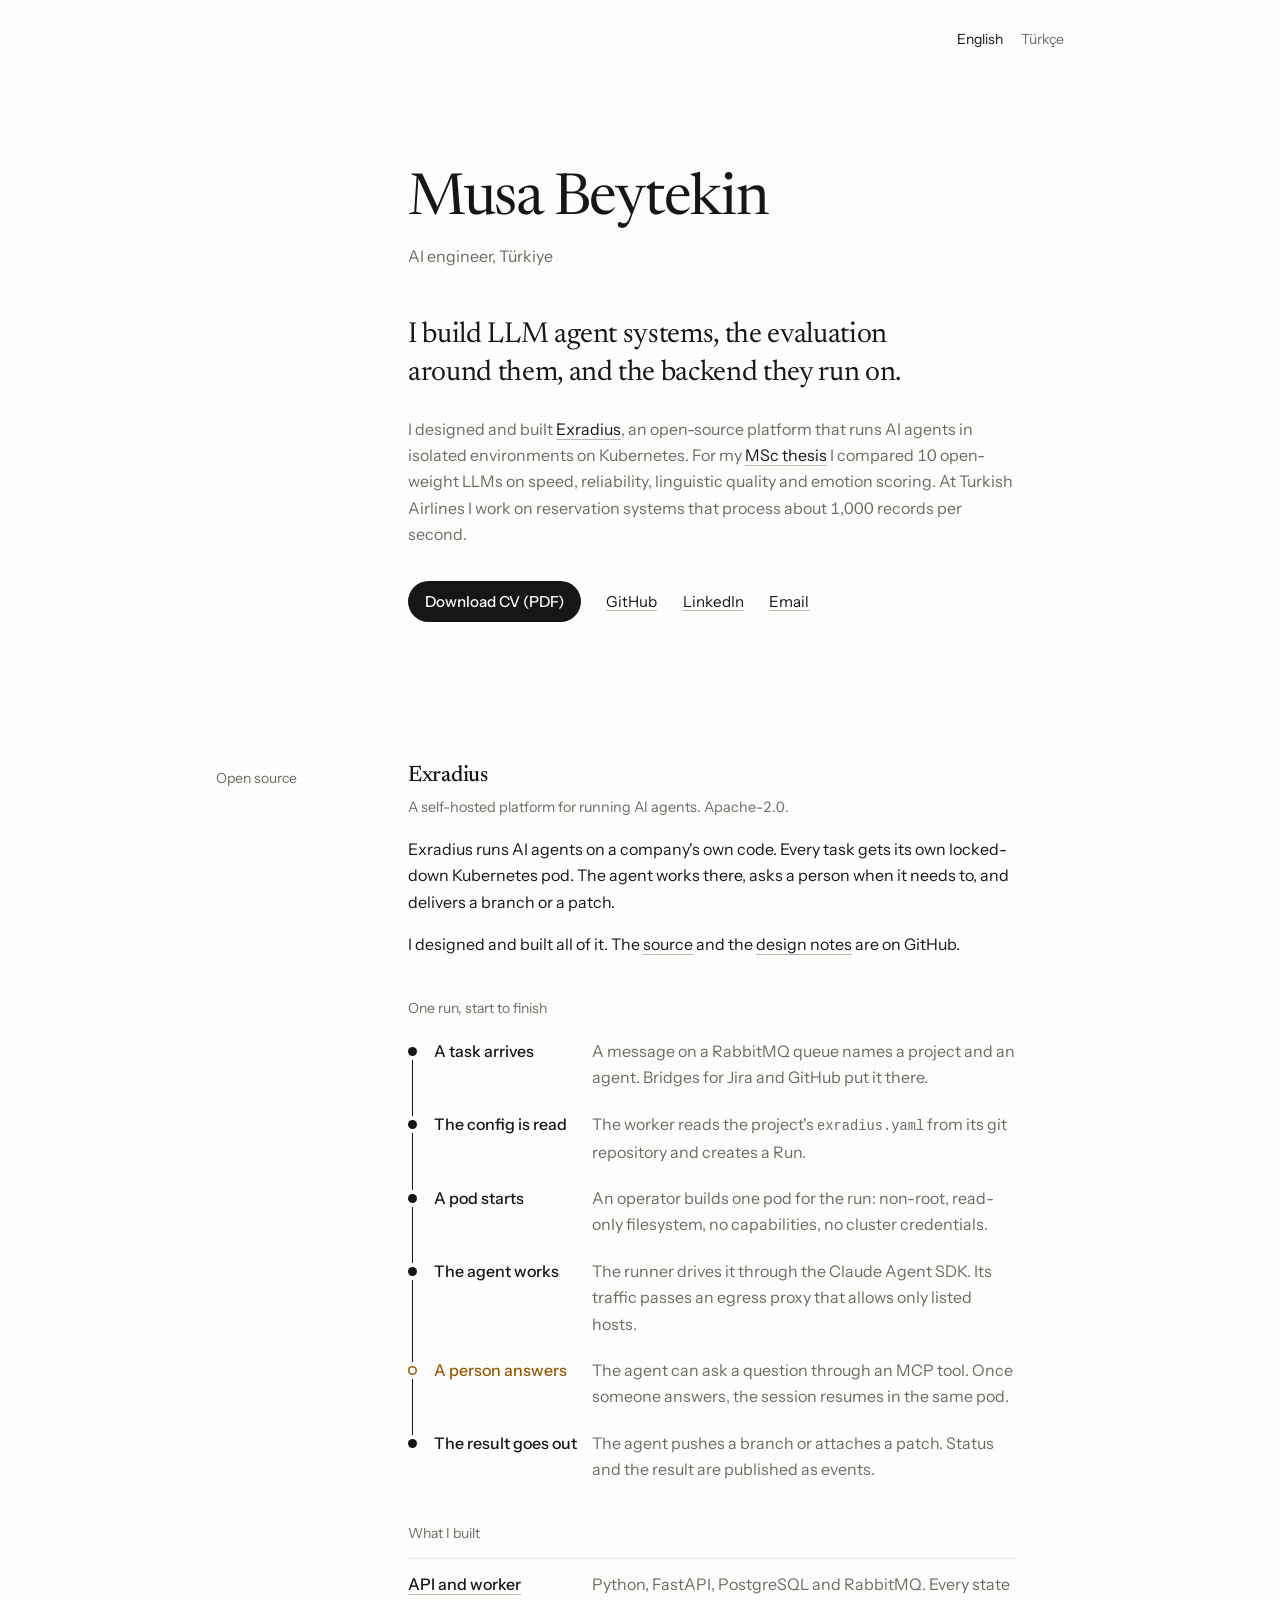
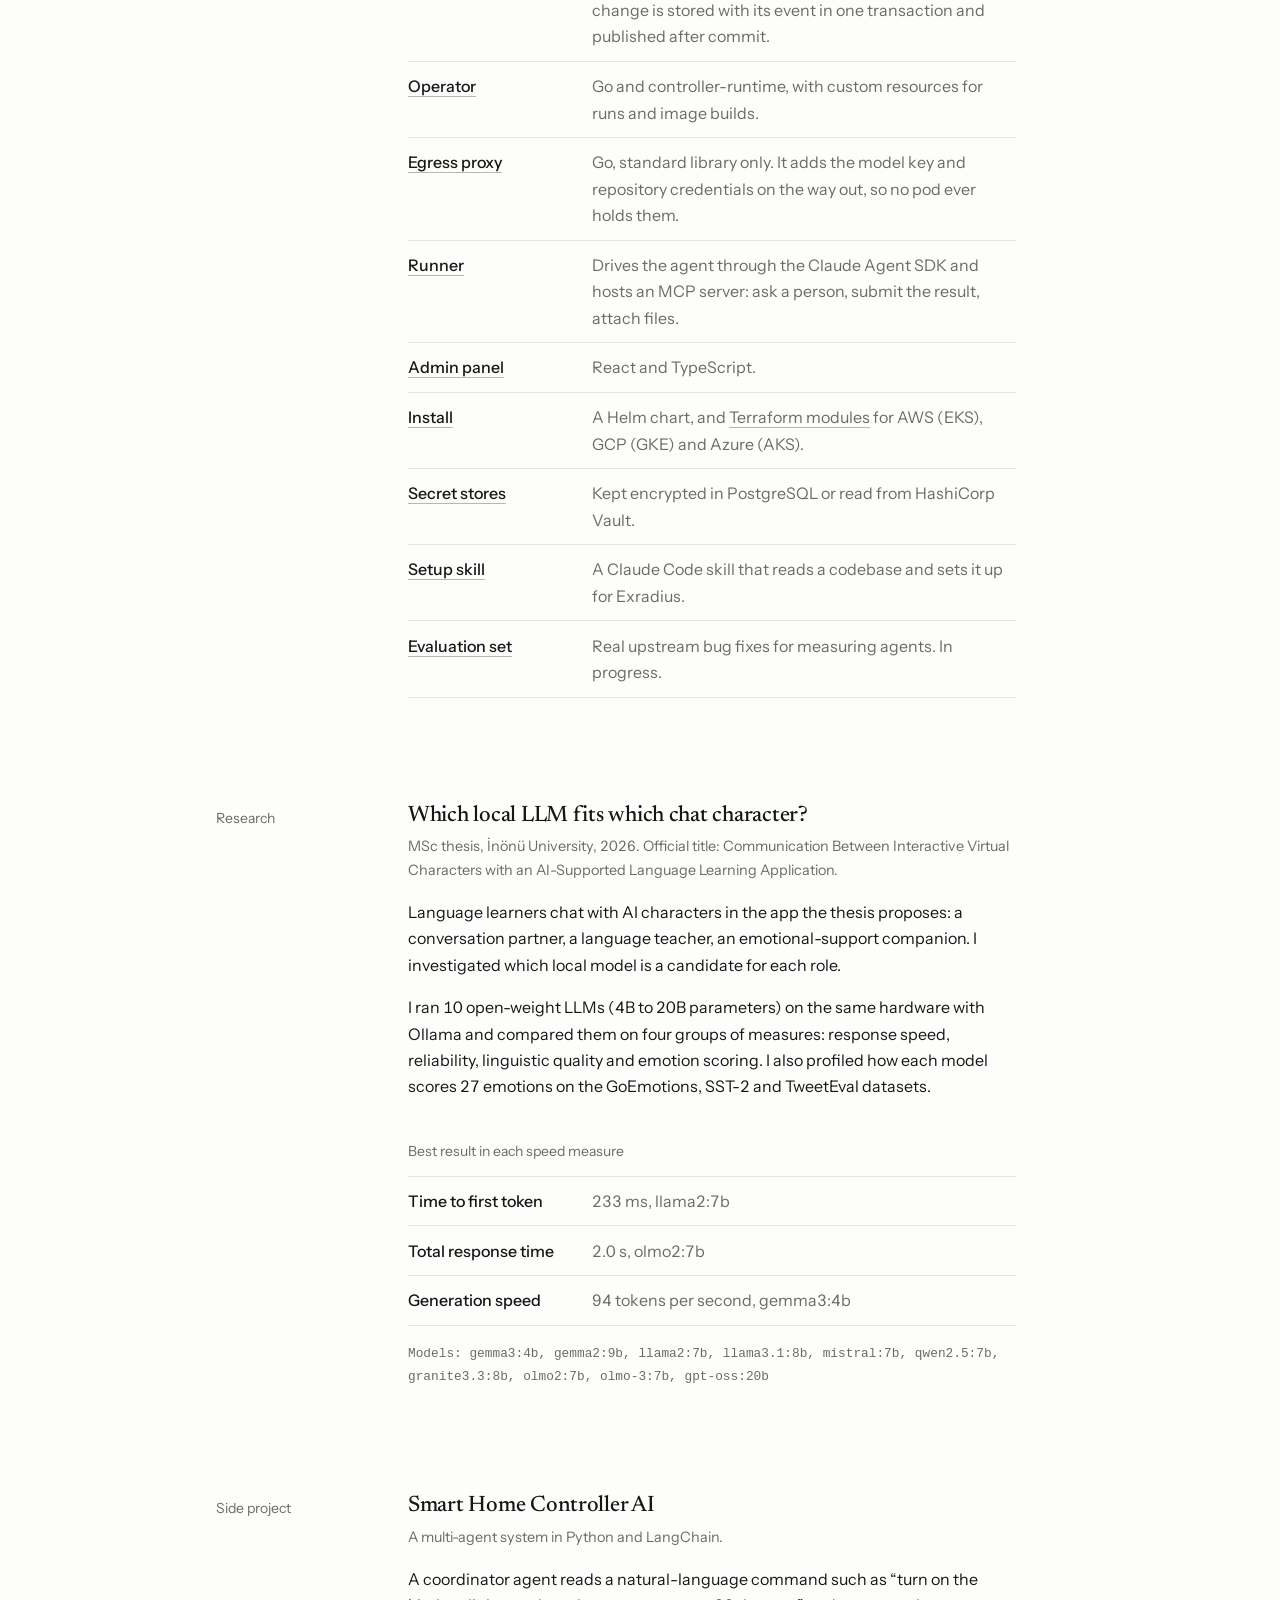
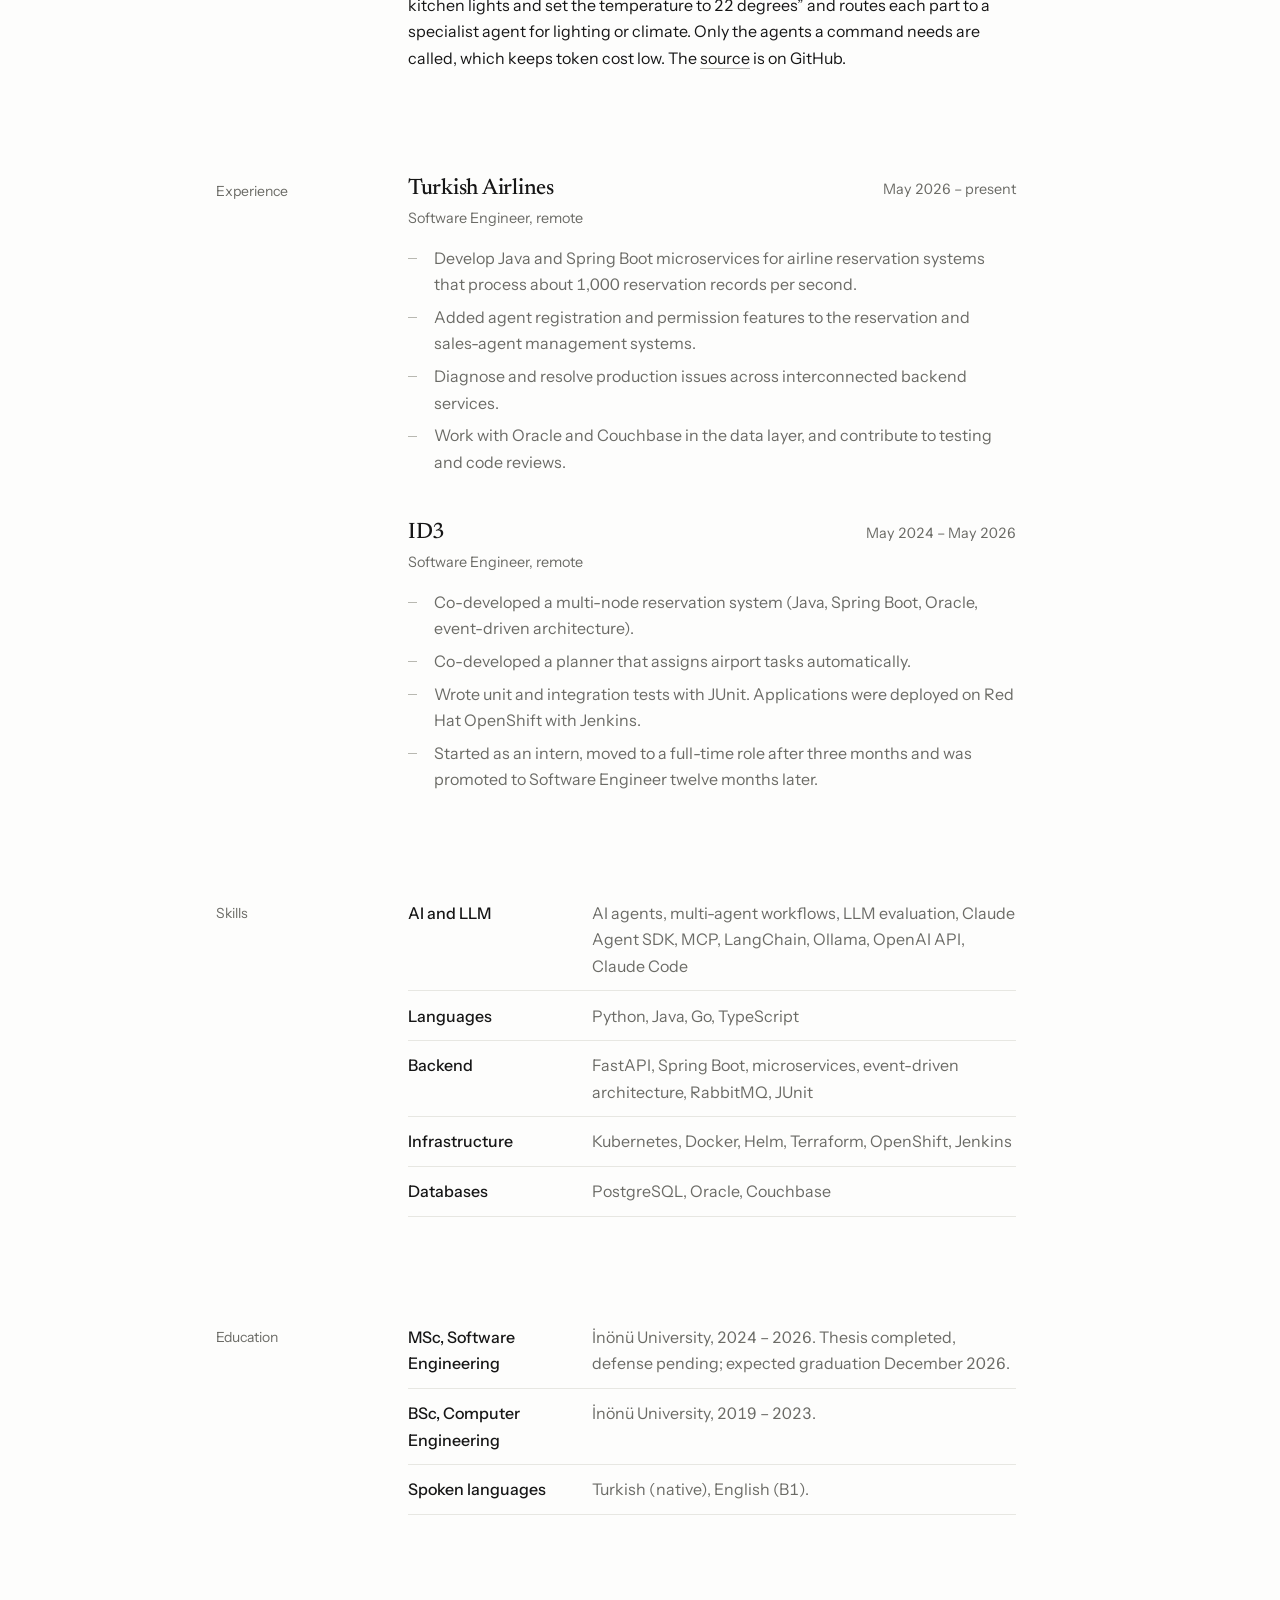
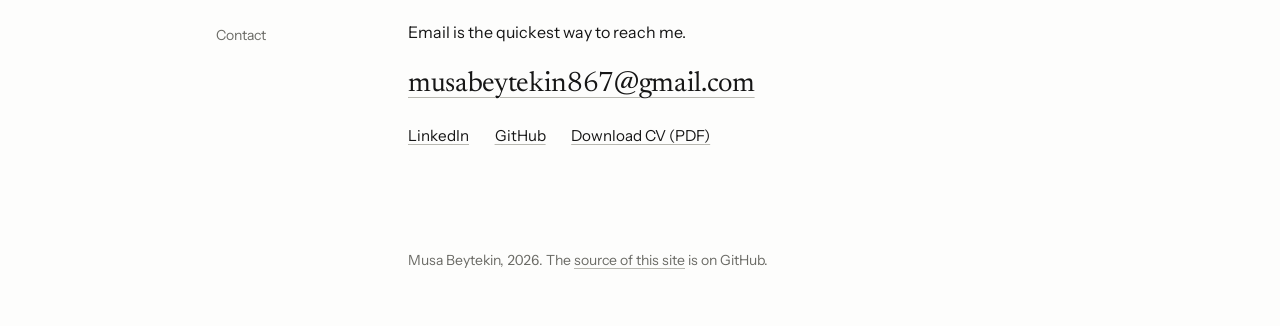
<file: index.html>
<!doctype html>
<html lang="en">
<head>
  <meta charset="utf-8">
  <meta name="viewport" content="width=device-width, initial-scale=1">
  <title>Musa Beytekin, AI engineer</title>
  <meta name="description" content="AI engineer building LLM agent systems, their evaluation and the backend they run on. Author of Exradius, an open-source platform that runs AI agents in isolated Kubernetes pods.">
  <meta name="author" content="Musa Beytekin">
  <link rel="canonical" href="https://musabeytekin.github.io/">
  <link rel="alternate" hreflang="en" href="https://musabeytekin.github.io/">
  <link rel="alternate" hreflang="tr" href="https://musabeytekin.github.io/tr/">
  <link rel="alternate" hreflang="x-default" href="https://musabeytekin.github.io/">
  <meta property="og:type" content="profile">
  <meta property="og:title" content="Musa Beytekin, AI engineer">
  <meta property="og:description" content="AI engineer building LLM agent systems, their evaluation and the backend they run on. Author of Exradius, an open-source platform that runs AI agents in isolated Kubernetes pods.">
  <meta property="og:url" content="https://musabeytekin.github.io/">
  <meta property="og:image" content="https://musabeytekin.github.io/assets/og.png">
  <meta property="og:image:width" content="1200">
  <meta property="og:image:height" content="630">
  <meta name="twitter:card" content="summary_large_image">
  <meta name="theme-color" content="#fdfdfc" media="(prefers-color-scheme: light)">
  <meta name="theme-color" content="#131312" media="(prefers-color-scheme: dark)">
  <link rel="icon" href="assets/favicon.svg" type="image/svg+xml">
  <link rel="preconnect" href="https://fonts.googleapis.com">
  <link rel="preconnect" href="https://fonts.gstatic.com" crossorigin>
  <link rel="stylesheet" href="https://fonts.googleapis.com/css2?family=Newsreader:opsz,wght@6..72,400..500&family=Instrument+Sans:wght@400..600&display=swap">
  <link rel="stylesheet" href="assets/site.css?v=e039f366">
  <script type="application/ld+json">
  {
    "@context": "https://schema.org",
    "@type": "Person",
    "name": "Musa Beytekin",
    "jobTitle": "AI Engineer",
    "url": "https://musabeytekin.github.io/",
    "email": "mailto:musabeytekin867@gmail.com",
    "sameAs": ["https://github.com/musabeytekin", "https://www.linkedin.com/in/musabeytekin"],
    "alumniOf": {"@type": "CollegeOrUniversity", "name": "İnönü University"},
    "address": {"@type": "PostalAddress", "addressCountry": "TR"}
  }
  </script>
</head>
<body>
  <a class="skip" href="#main">Skip to content</a>

  <header class="wrap">
    <nav class="top" aria-label="Language">
      <span aria-current="true" lang="en">English</span>
      <a href="tr/" lang="tr" hreflang="tr">Türkçe</a>
    </nav>
  </header>

  <main id="main">
    <section class="hero wrap">
      <h1>Musa Beytekin</h1>
      <p class="place">AI engineer, Türkiye</p>
      <p class="lead">I build LLM agent systems, the evaluation around them, and the backend they run on.</p>
      <p class="summary">I designed and built <a href="#exradius">Exradius</a>, an open-source platform that runs AI agents in isolated environments on Kubernetes. For my <a href="#thesis">MSc thesis</a> I compared 10 open-weight LLMs on speed, reliability, linguistic quality and emotion scoring. At Turkish Airlines I work on reservation systems that process about 1,000 records per second.</p>
      <ul class="actions">
        <li><a class="button" href="cv/Musa_Beytekin_CV_EN.pdf">Download CV (PDF)</a></li>
        <li><a href="https://github.com/musabeytekin">GitHub</a></li>
        <li><a href="https://www.linkedin.com/in/musabeytekin">LinkedIn</a></li>
        <li><a href="mailto:musabeytekin867@gmail.com">Email</a></li>
      </ul>
    </section>

    <section class="block wrap" id="exradius">
      <h2>Open source</h2>
      <div class="content">
        <h3>Exradius</h3>
        <p class="note">A self-hosted platform for running AI agents. Apache-2.0.</p>
        <p>Exradius runs AI agents on a company's own code. Every task gets its own locked-down Kubernetes pod. The agent works there, asks a person when it needs to, and delivers a branch or a patch.</p>
        <p>I designed and built all of it. The <a href="https://github.com/musabeytekin/exradius">source</a> and the <a href="https://github.com/musabeytekin/exradius/blob/main/docs/architecture.md">design notes</a> are on GitHub.</p>
        <h4>One run, start to finish</h4>
        <ol class="track">
          <li style="--i: 0"><strong>A task arrives</strong><span>A message on a RabbitMQ queue names a project and an agent. Bridges for Jira and GitHub put it there.</span></li>
          <li style="--i: 1"><strong>The config is read</strong><span>The worker reads the project's <code>exradius.yaml</code> from its git repository and creates a Run.</span></li>
          <li style="--i: 2"><strong>A pod starts</strong><span>An operator builds one pod for the run: non-root, read-only filesystem, no capabilities, no cluster credentials.</span></li>
          <li style="--i: 3"><strong>The agent works</strong><span>The runner drives it through the Claude Agent SDK. Its traffic passes an egress proxy that allows only listed hosts.</span></li>
          <li class="person" style="--i: 4"><strong>A person answers</strong><span>The agent can ask a question through an MCP tool. Once someone answers, the session resumes in the same pod.</span></li>
          <li style="--i: 5"><strong>The result goes out</strong><span>The agent pushes a branch or attaches a patch. Status and the result are published as events.</span></li>
        </ol>
        <h4>What I built</h4>
        <dl class="rows">
          <dt><a href="https://github.com/musabeytekin/exradius/tree/main/backend">API and worker</a></dt>
          <dd>Python, FastAPI, PostgreSQL and RabbitMQ. Every state change is stored with its event in one transaction and published after commit.</dd>
          <dt><a href="https://github.com/musabeytekin/exradius/tree/main/operator">Operator</a></dt>
          <dd>Go and controller-runtime, with custom resources for runs and image builds.</dd>
          <dt><a href="https://github.com/musabeytekin/exradius/tree/main/egress">Egress proxy</a></dt>
          <dd>Go, standard library only. It adds the model key and repository credentials on the way out, so no pod ever holds them.</dd>
          <dt><a href="https://github.com/musabeytekin/exradius/tree/main/backend/exradius/runner">Runner</a></dt>
          <dd>Drives the agent through the Claude Agent SDK and hosts an MCP server: ask a person, submit the result, attach files.</dd>
          <dt><a href="https://github.com/musabeytekin/exradius/tree/main/frontend">Admin panel</a></dt>
          <dd>React and TypeScript.</dd>
          <dt><a href="https://github.com/musabeytekin/exradius/tree/main/charts/exradius">Install</a></dt>
          <dd>A Helm chart, and <a href="https://github.com/musabeytekin/exradius/tree/main/deploy/terraform">Terraform modules</a> for AWS (EKS), GCP (GKE) and Azure (AKS).</dd>
          <dt><a href="https://github.com/musabeytekin/exradius/tree/main/backend/exradius/secret_backends">Secret stores</a></dt>
          <dd>Kept encrypted in PostgreSQL or read from HashiCorp Vault.</dd>
          <dt><a href="https://github.com/musabeytekin/exradius/tree/main/skill">Setup skill</a></dt>
          <dd>A Claude Code skill that reads a codebase and sets it up for Exradius.</dd>
          <dt><a href="https://github.com/musabeytekin/exradius/tree/main/evals">Evaluation set</a></dt>
          <dd>Real upstream bug fixes for measuring agents. In progress.</dd>
        </dl>
      </div>
    </section>

    <section class="block wrap" id="thesis">
      <h2>Research</h2>
      <div class="content">
        <h3>Which local LLM fits which chat character?</h3>
        <p class="note">MSc thesis, İnönü University, 2026. Official title: Communication Between Interactive Virtual Characters with an AI-Supported Language Learning Application.</p>
        <p>Language learners chat with AI characters in the app the thesis proposes: a conversation partner, a language teacher, an emotional-support companion. I investigated which local model is a candidate for each role.</p>
        <p>I ran 10 open-weight LLMs (4B to 20B parameters) on the same hardware with Ollama and compared them on four groups of measures: response speed, reliability, linguistic quality and emotion scoring. I also profiled how each model scores 27 emotions on the GoEmotions, SST-2 and TweetEval datasets.</p>
        <h4>Best result in each speed measure</h4>
        <dl class="rows">
          <dt>Time to first token</dt>
          <dd>233 ms, llama2:7b</dd>
          <dt>Total response time</dt>
          <dd>2.0 s, olmo2:7b</dd>
          <dt>Generation speed</dt>
          <dd>94 tokens per second, gemma3:4b</dd>
        </dl>
        <p class="models">Models: gemma3:4b, gemma2:9b, llama2:7b, llama3.1:8b, mistral:7b, qwen2.5:7b, granite3.3:8b, olmo2:7b, olmo-3:7b, gpt-oss:20b</p>
      </div>
    </section>

    <section class="block wrap" id="side-project">
      <h2>Side project</h2>
      <div class="content">
        <h3>Smart Home Controller AI</h3>
        <p class="note">A multi-agent system in Python and LangChain.</p>
        <p>A coordinator agent reads a natural-language command such as “turn on the kitchen lights and set the temperature to 22 degrees” and routes each part to a specialist agent for lighting or climate. Only the agents a command needs are called, which keeps token cost low. The <a href="https://github.com/musabeytekin/smart-home-controller-ai">source</a> is on GitHub.</p>
      </div>
    </section>

    <section class="block wrap" id="experience">
      <h2>Experience</h2>
      <div class="content">
        <article class="entry">
          <div class="entry-head">
            <h3>Turkish Airlines</h3>
            <p class="when">May 2026 – present</p>
          </div>
          <p class="note">Software Engineer, remote</p>
          <ul class="points">
            <li>Develop Java and Spring Boot microservices for airline reservation systems that process about 1,000 reservation records per second.</li>
            <li>Added agent registration and permission features to the reservation and sales-agent management systems.</li>
            <li>Diagnose and resolve production issues across interconnected backend services.</li>
            <li>Work with Oracle and Couchbase in the data layer, and contribute to testing and code reviews.</li>
          </ul>
        </article>
        <article class="entry">
          <div class="entry-head">
            <h3>ID3</h3>
            <p class="when">May 2024 – May 2026</p>
          </div>
          <p class="note">Software Engineer, remote</p>
          <ul class="points">
            <li>Co-developed a multi-node reservation system (Java, Spring Boot, Oracle, event-driven architecture).</li>
            <li>Co-developed a planner that assigns airport tasks automatically.</li>
            <li>Wrote unit and integration tests with JUnit. Applications were deployed on Red Hat OpenShift with Jenkins.</li>
            <li>Started as an intern, moved to a full-time role after three months and was promoted to Software Engineer twelve months later.</li>
          </ul>
        </article>
      </div>
    </section>

    <section class="block wrap" id="skills">
      <h2>Skills</h2>
      <div class="content">
        <dl class="rows">
          <dt>AI and LLM</dt>
          <dd>AI agents, multi-agent workflows, LLM evaluation, Claude Agent SDK, MCP, LangChain, Ollama, OpenAI API, Claude Code</dd>
          <dt>Languages</dt>
          <dd>Python, Java, Go, TypeScript</dd>
          <dt>Backend</dt>
          <dd>FastAPI, Spring Boot, microservices, event-driven architecture, RabbitMQ, JUnit</dd>
          <dt>Infrastructure</dt>
          <dd>Kubernetes, Docker, Helm, Terraform, OpenShift, Jenkins</dd>
          <dt>Databases</dt>
          <dd>PostgreSQL, Oracle, Couchbase</dd>
        </dl>
      </div>
    </section>

    <section class="block wrap" id="education">
      <h2>Education</h2>
      <div class="content">
        <dl class="rows">
          <dt>MSc, Software Engineering</dt>
          <dd>İnönü University, 2024 – 2026. Thesis completed, defense pending; expected graduation December 2026.</dd>
          <dt>BSc, Computer Engineering</dt>
          <dd>İnönü University, 2019 – 2023.</dd>
          <dt>Spoken languages</dt>
          <dd>Turkish (native), English (B1).</dd>
        </dl>
      </div>
    </section>

    <section class="block wrap" id="contact">
      <h2>Contact</h2>
      <div class="content">
        <p>Email is the quickest way to reach me.</p>
        <p><a class="mail" href="mailto:musabeytekin867@gmail.com">musabeytekin867@gmail.com</a></p>
        <ul class="links">
          <li><a href="https://www.linkedin.com/in/musabeytekin">LinkedIn</a></li>
          <li><a href="https://github.com/musabeytekin">GitHub</a></li>
          <li><a href="cv/Musa_Beytekin_CV_EN.pdf">Download CV (PDF)</a></li>
        </ul>
      </div>
    </section>
  </main>

  <footer class="wrap">
    <p>Musa Beytekin, 2026. The <a href="https://github.com/musabeytekin/musabeytekin.github.io">source of this site</a> is on GitHub.</p>
  </footer>

  <script src="assets/site.js?v=e642740c" defer></script>
</body>
</html>
</file>
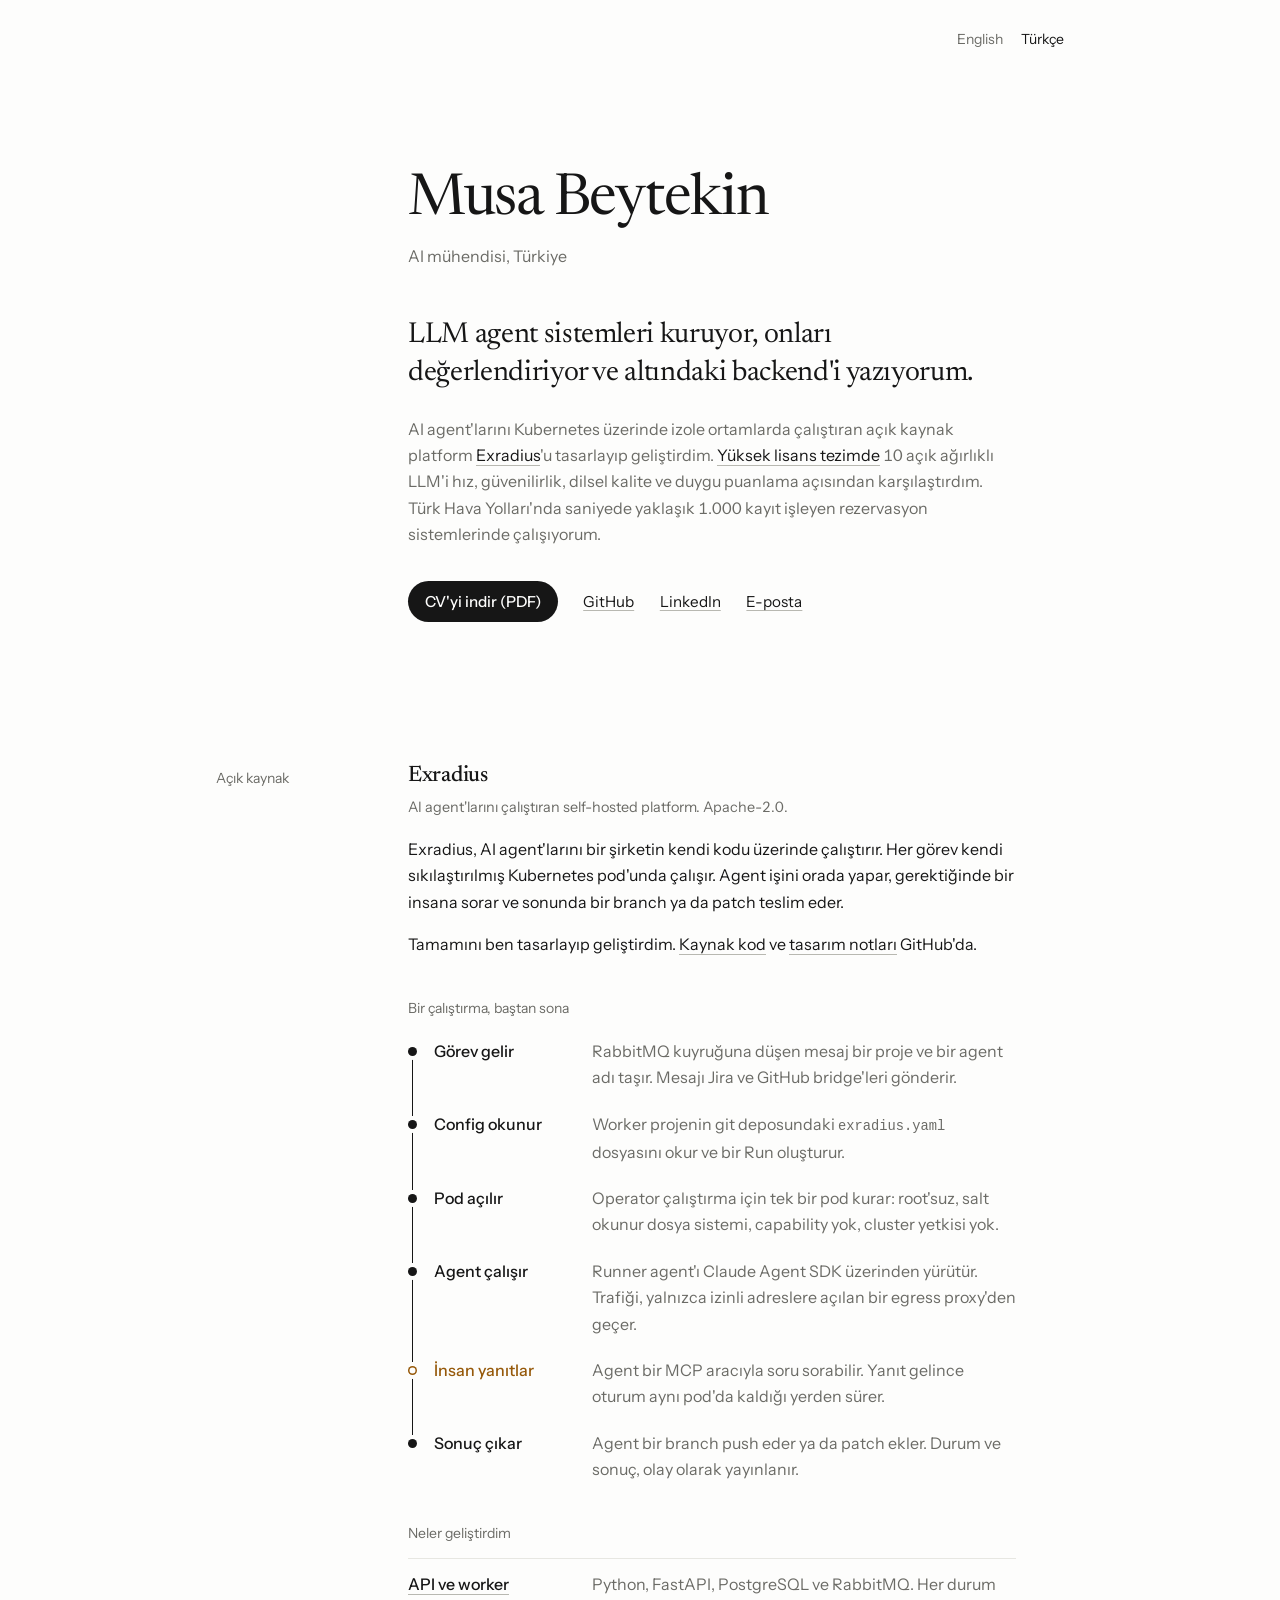
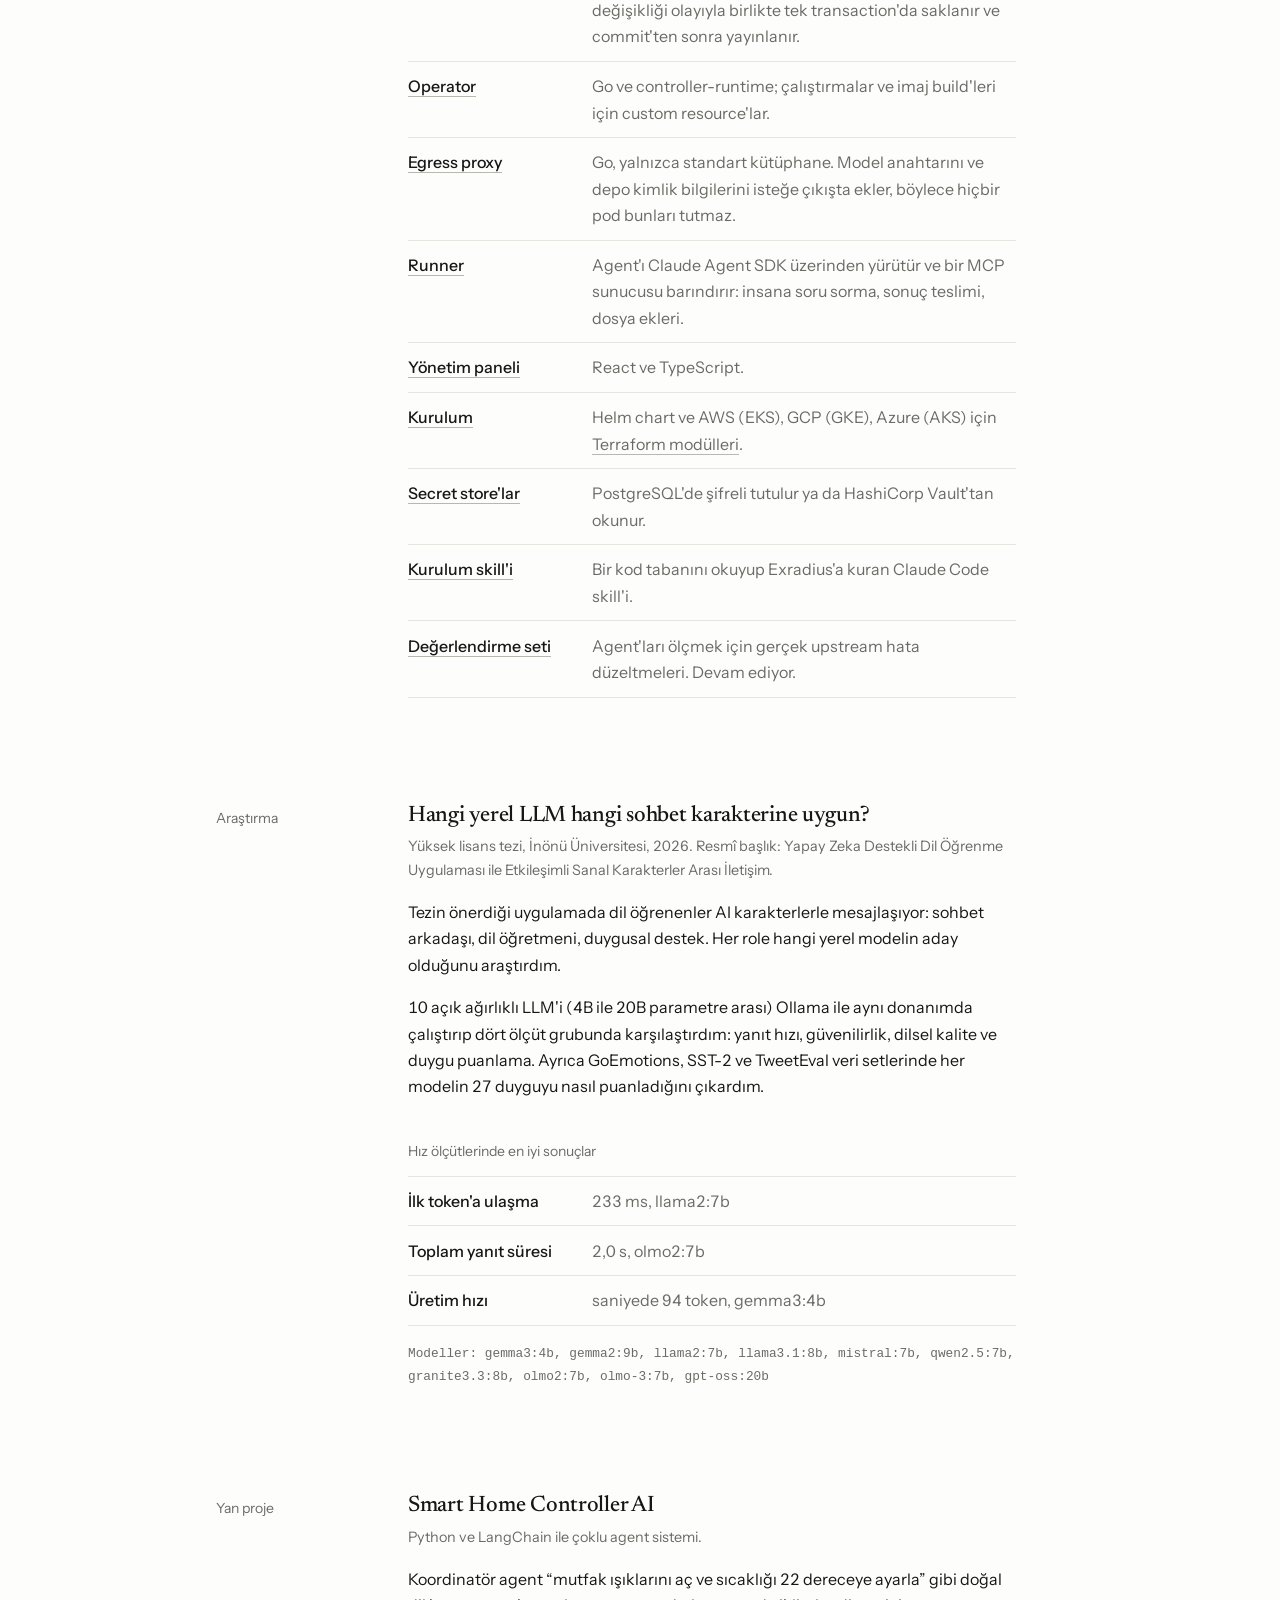
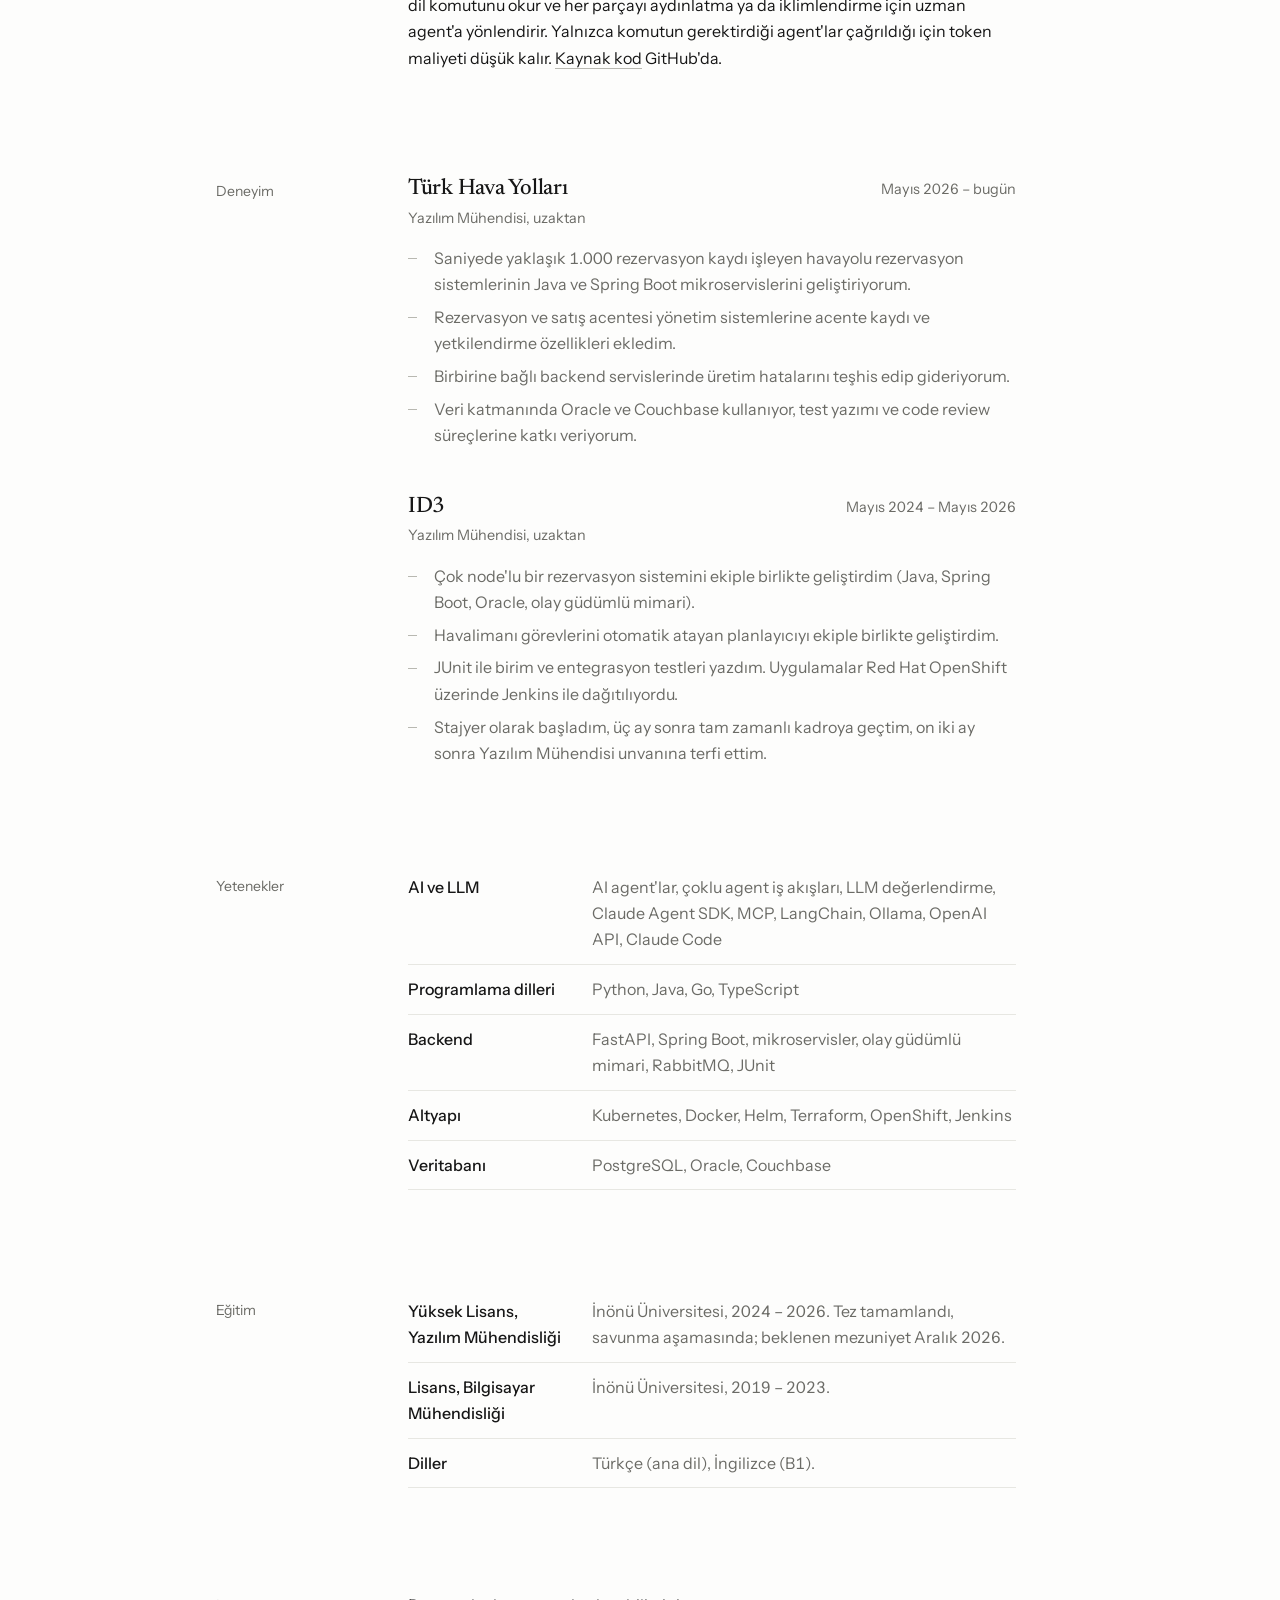
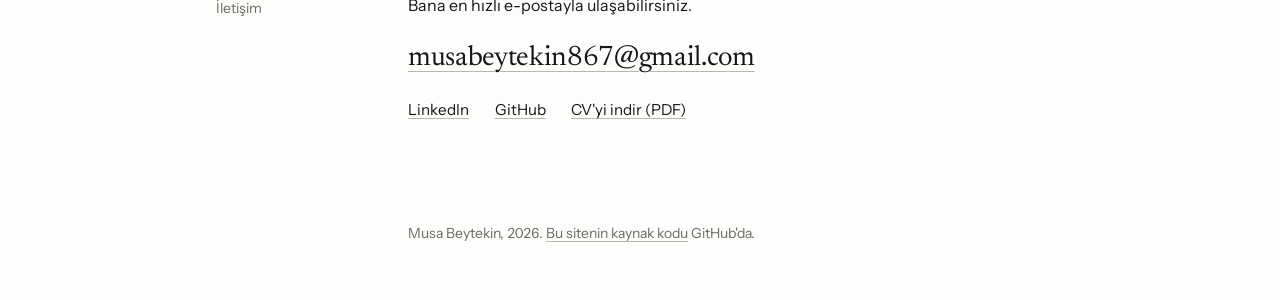
<file: tr/index.html>
<!doctype html>
<html lang="tr">
<head>
  <meta charset="utf-8">
  <meta name="viewport" content="width=device-width, initial-scale=1">
  <title>Musa Beytekin, AI mühendisi</title>
  <meta name="description" content="LLM agent sistemleri kuran, değerlendiren ve altındaki backend'i yazan AI mühendisi. AI agent'larını izole Kubernetes pod'larında çalıştıran açık kaynak platform Exradius'un geliştiricisi.">
  <meta name="author" content="Musa Beytekin">
  <link rel="canonical" href="https://musabeytekin.github.io/tr/">
  <link rel="alternate" hreflang="en" href="https://musabeytekin.github.io/">
  <link rel="alternate" hreflang="tr" href="https://musabeytekin.github.io/tr/">
  <link rel="alternate" hreflang="x-default" href="https://musabeytekin.github.io/">
  <meta property="og:type" content="profile">
  <meta property="og:title" content="Musa Beytekin, AI mühendisi">
  <meta property="og:description" content="LLM agent sistemleri kuran, değerlendiren ve altındaki backend'i yazan AI mühendisi. AI agent'larını izole Kubernetes pod'larında çalıştıran açık kaynak platform Exradius'un geliştiricisi.">
  <meta property="og:url" content="https://musabeytekin.github.io/tr/">
  <meta property="og:image" content="https://musabeytekin.github.io/assets/og.png">
  <meta property="og:image:width" content="1200">
  <meta property="og:image:height" content="630">
  <meta name="twitter:card" content="summary_large_image">
  <meta name="theme-color" content="#fdfdfc" media="(prefers-color-scheme: light)">
  <meta name="theme-color" content="#131312" media="(prefers-color-scheme: dark)">
  <link rel="icon" href="../assets/favicon.svg" type="image/svg+xml">
  <link rel="preconnect" href="https://fonts.googleapis.com">
  <link rel="preconnect" href="https://fonts.gstatic.com" crossorigin>
  <link rel="stylesheet" href="https://fonts.googleapis.com/css2?family=Newsreader:opsz,wght@6..72,400..500&family=Instrument+Sans:wght@400..600&display=swap">
  <link rel="stylesheet" href="../assets/site.css?v=e039f366">
  <script type="application/ld+json">
  {
    "@context": "https://schema.org",
    "@type": "Person",
    "name": "Musa Beytekin",
    "jobTitle": "AI Mühendisi",
    "url": "https://musabeytekin.github.io/tr/",
    "email": "mailto:musabeytekin867@gmail.com",
    "sameAs": ["https://github.com/musabeytekin", "https://www.linkedin.com/in/musabeytekin"],
    "alumniOf": {"@type": "CollegeOrUniversity", "name": "İnönü University"},
    "address": {"@type": "PostalAddress", "addressCountry": "TR"}
  }
  </script>
</head>
<body>
  <a class="skip" href="#main">İçeriğe geç</a>

  <header class="wrap">
    <nav class="top" aria-label="Dil">
      <a href="../" lang="en" hreflang="en">English</a>
      <span aria-current="true" lang="tr">Türkçe</span>
    </nav>
  </header>

  <main id="main">
    <section class="hero wrap">
      <h1>Musa Beytekin</h1>
      <p class="place">AI mühendisi, Türkiye</p>
      <p class="lead">LLM agent sistemleri kuruyor, onları değerlendiriyor ve altındaki backend'i yazıyorum.</p>
      <p class="summary">AI agent'larını Kubernetes üzerinde izole ortamlarda çalıştıran açık kaynak platform <a href="#exradius">Exradius</a>'u tasarlayıp geliştirdim. <a href="#thesis">Yüksek lisans tezimde</a> 10 açık ağırlıklı LLM'i hız, güvenilirlik, dilsel kalite ve duygu puanlama açısından karşılaştırdım. Türk Hava Yolları'nda saniyede yaklaşık 1.000 kayıt işleyen rezervasyon sistemlerinde çalışıyorum.</p>
      <ul class="actions">
        <li><a class="button" href="../cv/Musa_Beytekin_CV_TR.pdf">CV'yi indir (PDF)</a></li>
        <li><a href="https://github.com/musabeytekin">GitHub</a></li>
        <li><a href="https://www.linkedin.com/in/musabeytekin">LinkedIn</a></li>
        <li><a href="mailto:musabeytekin867@gmail.com">E-posta</a></li>
      </ul>
    </section>

    <section class="block wrap" id="exradius">
      <h2>Açık kaynak</h2>
      <div class="content">
        <h3>Exradius</h3>
        <p class="note">AI agent'larını çalıştıran self-hosted platform. Apache-2.0.</p>
        <p>Exradius, AI agent'larını bir şirketin kendi kodu üzerinde çalıştırır. Her görev kendi sıkılaştırılmış Kubernetes pod'unda çalışır. Agent işini orada yapar, gerektiğinde bir insana sorar ve sonunda bir branch ya da patch teslim eder.</p>
        <p>Tamamını ben tasarlayıp geliştirdim. <a href="https://github.com/musabeytekin/exradius">Kaynak kod</a> ve <a href="https://github.com/musabeytekin/exradius/blob/main/docs/architecture.md">tasarım notları</a> GitHub'da.</p>
        <h4>Bir çalıştırma, baştan sona</h4>
        <ol class="track">
          <li style="--i: 0"><strong>Görev gelir</strong><span>RabbitMQ kuyruğuna düşen mesaj bir proje ve bir agent adı taşır. Mesajı Jira ve GitHub bridge'leri gönderir.</span></li>
          <li style="--i: 1"><strong>Config okunur</strong><span>Worker projenin git deposundaki <code>exradius.yaml</code> dosyasını okur ve bir Run oluşturur.</span></li>
          <li style="--i: 2"><strong>Pod açılır</strong><span>Operator çalıştırma için tek bir pod kurar: root'suz, salt okunur dosya sistemi, capability yok, cluster yetkisi yok.</span></li>
          <li style="--i: 3"><strong>Agent çalışır</strong><span>Runner agent'ı Claude Agent SDK üzerinden yürütür. Trafiği, yalnızca izinli adreslere açılan bir egress proxy'den geçer.</span></li>
          <li class="person" style="--i: 4"><strong>İnsan yanıtlar</strong><span>Agent bir MCP aracıyla soru sorabilir. Yanıt gelince oturum aynı pod'da kaldığı yerden sürer.</span></li>
          <li style="--i: 5"><strong>Sonuç çıkar</strong><span>Agent bir branch push eder ya da patch ekler. Durum ve sonuç, olay olarak yayınlanır.</span></li>
        </ol>
        <h4>Neler geliştirdim</h4>
        <dl class="rows">
          <dt><a href="https://github.com/musabeytekin/exradius/tree/main/backend">API ve worker</a></dt>
          <dd>Python, FastAPI, PostgreSQL ve RabbitMQ. Her durum değişikliği olayıyla birlikte tek transaction'da saklanır ve commit'ten sonra yayınlanır.</dd>
          <dt><a href="https://github.com/musabeytekin/exradius/tree/main/operator">Operator</a></dt>
          <dd>Go ve controller-runtime; çalıştırmalar ve imaj build'leri için custom resource'lar.</dd>
          <dt><a href="https://github.com/musabeytekin/exradius/tree/main/egress">Egress proxy</a></dt>
          <dd>Go, yalnızca standart kütüphane. Model anahtarını ve depo kimlik bilgilerini isteğe çıkışta ekler, böylece hiçbir pod bunları tutmaz.</dd>
          <dt><a href="https://github.com/musabeytekin/exradius/tree/main/backend/exradius/runner">Runner</a></dt>
          <dd>Agent'ı Claude Agent SDK üzerinden yürütür ve bir MCP sunucusu barındırır: insana soru sorma, sonuç teslimi, dosya ekleri.</dd>
          <dt><a href="https://github.com/musabeytekin/exradius/tree/main/frontend">Yönetim paneli</a></dt>
          <dd>React ve TypeScript.</dd>
          <dt><a href="https://github.com/musabeytekin/exradius/tree/main/charts/exradius">Kurulum</a></dt>
          <dd>Helm chart ve AWS (EKS), GCP (GKE), Azure (AKS) için <a href="https://github.com/musabeytekin/exradius/tree/main/deploy/terraform">Terraform modülleri</a>.</dd>
          <dt><a href="https://github.com/musabeytekin/exradius/tree/main/backend/exradius/secret_backends">Secret store'lar</a></dt>
          <dd>PostgreSQL'de şifreli tutulur ya da HashiCorp Vault'tan okunur.</dd>
          <dt><a href="https://github.com/musabeytekin/exradius/tree/main/skill">Kurulum skill'i</a></dt>
          <dd>Bir kod tabanını okuyup Exradius'a kuran Claude Code skill'i.</dd>
          <dt><a href="https://github.com/musabeytekin/exradius/tree/main/evals">Değerlendirme seti</a></dt>
          <dd>Agent'ları ölçmek için gerçek upstream hata düzeltmeleri. Devam ediyor.</dd>
        </dl>
      </div>
    </section>

    <section class="block wrap" id="thesis">
      <h2>Araştırma</h2>
      <div class="content">
        <h3>Hangi yerel LLM hangi sohbet karakterine uygun?</h3>
        <p class="note">Yüksek lisans tezi, İnönü Üniversitesi, 2026. Resmî başlık: Yapay Zeka Destekli Dil Öğrenme Uygulaması ile Etkileşimli Sanal Karakterler Arası İletişim.</p>
        <p>Tezin önerdiği uygulamada dil öğrenenler AI karakterlerle mesajlaşıyor: sohbet arkadaşı, dil öğretmeni, duygusal destek. Her role hangi yerel modelin aday olduğunu araştırdım.</p>
        <p>10 açık ağırlıklı LLM'i (4B ile 20B parametre arası) Ollama ile aynı donanımda çalıştırıp dört ölçüt grubunda karşılaştırdım: yanıt hızı, güvenilirlik, dilsel kalite ve duygu puanlama. Ayrıca GoEmotions, SST-2 ve TweetEval veri setlerinde her modelin 27 duyguyu nasıl puanladığını çıkardım.</p>
        <h4>Hız ölçütlerinde en iyi sonuçlar</h4>
        <dl class="rows">
          <dt>İlk token'a ulaşma</dt>
          <dd>233 ms, llama2:7b</dd>
          <dt>Toplam yanıt süresi</dt>
          <dd>2,0 s, olmo2:7b</dd>
          <dt>Üretim hızı</dt>
          <dd>saniyede 94 token, gemma3:4b</dd>
        </dl>
        <p class="models">Modeller: gemma3:4b, gemma2:9b, llama2:7b, llama3.1:8b, mistral:7b, qwen2.5:7b, granite3.3:8b, olmo2:7b, olmo-3:7b, gpt-oss:20b</p>
      </div>
    </section>

    <section class="block wrap" id="side-project">
      <h2>Yan proje</h2>
      <div class="content">
        <h3>Smart Home Controller AI</h3>
        <p class="note">Python ve LangChain ile çoklu agent sistemi.</p>
        <p>Koordinatör agent “mutfak ışıklarını aç ve sıcaklığı 22 dereceye ayarla” gibi doğal dil komutunu okur ve her parçayı aydınlatma ya da iklimlendirme için uzman agent'a yönlendirir. Yalnızca komutun gerektirdiği agent'lar çağrıldığı için token maliyeti düşük kalır. <a href="https://github.com/musabeytekin/smart-home-controller-ai">Kaynak kod</a> GitHub'da.</p>
      </div>
    </section>

    <section class="block wrap" id="experience">
      <h2>Deneyim</h2>
      <div class="content">
        <article class="entry">
          <div class="entry-head">
            <h3>Türk Hava Yolları</h3>
            <p class="when">Mayıs 2026 – bugün</p>
          </div>
          <p class="note">Yazılım Mühendisi, uzaktan</p>
          <ul class="points">
            <li>Saniyede yaklaşık 1.000 rezervasyon kaydı işleyen havayolu rezervasyon sistemlerinin Java ve Spring Boot mikroservislerini geliştiriyorum.</li>
            <li>Rezervasyon ve satış acentesi yönetim sistemlerine acente kaydı ve yetkilendirme özellikleri ekledim.</li>
            <li>Birbirine bağlı backend servislerinde üretim hatalarını teşhis edip gideriyorum.</li>
            <li>Veri katmanında Oracle ve Couchbase kullanıyor, test yazımı ve code review süreçlerine katkı veriyorum.</li>
          </ul>
        </article>
        <article class="entry">
          <div class="entry-head">
            <h3>ID3</h3>
            <p class="when">Mayıs 2024 – Mayıs 2026</p>
          </div>
          <p class="note">Yazılım Mühendisi, uzaktan</p>
          <ul class="points">
            <li>Çok node'lu bir rezervasyon sistemini ekiple birlikte geliştirdim (Java, Spring Boot, Oracle, olay güdümlü mimari).</li>
            <li>Havalimanı görevlerini otomatik atayan planlayıcıyı ekiple birlikte geliştirdim.</li>
            <li>JUnit ile birim ve entegrasyon testleri yazdım. Uygulamalar Red Hat OpenShift üzerinde Jenkins ile dağıtılıyordu.</li>
            <li>Stajyer olarak başladım, üç ay sonra tam zamanlı kadroya geçtim, on iki ay sonra Yazılım Mühendisi unvanına terfi ettim.</li>
          </ul>
        </article>
      </div>
    </section>

    <section class="block wrap" id="skills">
      <h2>Yetenekler</h2>
      <div class="content">
        <dl class="rows">
          <dt>AI ve LLM</dt>
          <dd>AI agent'lar, çoklu agent iş akışları, LLM değerlendirme, Claude Agent SDK, MCP, LangChain, Ollama, OpenAI API, Claude Code</dd>
          <dt>Programlama dilleri</dt>
          <dd>Python, Java, Go, TypeScript</dd>
          <dt>Backend</dt>
          <dd>FastAPI, Spring Boot, mikroservisler, olay güdümlü mimari, RabbitMQ, JUnit</dd>
          <dt>Altyapı</dt>
          <dd>Kubernetes, Docker, Helm, Terraform, OpenShift, Jenkins</dd>
          <dt>Veritabanı</dt>
          <dd>PostgreSQL, Oracle, Couchbase</dd>
        </dl>
      </div>
    </section>

    <section class="block wrap" id="education">
      <h2>Eğitim</h2>
      <div class="content">
        <dl class="rows">
          <dt>Yüksek Lisans, Yazılım Mühendisliği</dt>
          <dd>İnönü Üniversitesi, 2024 – 2026. Tez tamamlandı, savunma aşamasında; beklenen mezuniyet Aralık 2026.</dd>
          <dt>Lisans, Bilgisayar Mühendisliği</dt>
          <dd>İnönü Üniversitesi, 2019 – 2023.</dd>
          <dt>Diller</dt>
          <dd>Türkçe (ana dil), İngilizce (B1).</dd>
        </dl>
      </div>
    </section>

    <section class="block wrap" id="contact">
      <h2>İletişim</h2>
      <div class="content">
        <p>Bana en hızlı e-postayla ulaşabilirsiniz.</p>
        <p><a class="mail" href="mailto:musabeytekin867@gmail.com">musabeytekin867@gmail.com</a></p>
        <ul class="links">
          <li><a href="https://www.linkedin.com/in/musabeytekin">LinkedIn</a></li>
          <li><a href="https://github.com/musabeytekin">GitHub</a></li>
          <li><a href="../cv/Musa_Beytekin_CV_TR.pdf">CV'yi indir (PDF)</a></li>
        </ul>
      </div>
    </section>
  </main>

  <footer class="wrap">
    <p>Musa Beytekin, 2026. <a href="https://github.com/musabeytekin/musabeytekin.github.io">Bu sitenin kaynak kodu</a> GitHub'da.</p>
  </footer>

  <script src="../assets/site.js?v=e642740c" defer></script>
</body>
</html>
</file>
<file: assets/site.css>
:root {
  --paper: #fdfdfc;
  --ink: #161616;
  --muted: #6b6b66;
  --line: #e7e7e2;
  --rule: #b8b8b1;
  --signal: #96590a;
  --serif: "Newsreader", "Iowan Old Style", "Palatino Linotype", Georgia, serif;
  --sans: "Instrument Sans", "Helvetica Neue", Helvetica, Arial, sans-serif;
  --mono: ui-monospace, "SF Mono", Menlo, Consolas, monospace;
  --label-col: 9rem;
  --gap: 3rem;
  --key-col: 11.5rem;
  color-scheme: light dark;
}

@media (prefers-color-scheme: dark) {
  :root {
    --paper: #131312;
    --ink: #ecece8;
    --muted: #9b9b95;
    --line: #2b2b28;
    --rule: #5d5d58;
    --signal: #e0a84a;
  }
}

*,
*::before,
*::after {
  box-sizing: border-box;
}

html {
  -webkit-text-size-adjust: 100%;
}

body {
  margin: 0;
  background: var(--paper);
  color: var(--ink);
  font-family: var(--sans);
  font-size: 1rem;
  line-height: 1.65;
  font-variant-numeric: tabular-nums;
  -webkit-font-smoothing: antialiased;
  text-rendering: optimizeLegibility;
}

::selection {
  background: var(--ink);
  color: var(--paper);
}

h1,
h2,
h3,
h4,
p,
ul,
ol,
dl,
dd {
  margin: 0;
}

ul,
ol {
  padding: 0;
  list-style: none;
}

a {
  color: inherit;
  text-decoration: underline;
  text-decoration-color: var(--rule);
  text-decoration-thickness: 1px;
  text-underline-offset: 0.22em;
  transition: text-decoration-color 0.15s;
}

a:hover {
  text-decoration-color: currentColor;
}

:focus-visible {
  outline: 2px solid var(--ink);
  outline-offset: 3px;
  border-radius: 2px;
}

code {
  font-family: var(--mono);
  font-size: 0.86em;
}

.wrap {
  max-width: 56rem;
  margin-inline: auto;
  padding-inline: 1.5rem;
}

.skip {
  position: absolute;
  left: 1rem;
  top: -4rem;
  background: var(--paper);
  padding: 0.4rem 0.8rem;
}

.skip:focus {
  top: 1rem;
}

/* Language switch */

.top {
  display: flex;
  justify-content: flex-end;
  gap: 1.1rem;
  padding-block: 1.75rem 0;
  font-size: 0.875rem;
  color: var(--muted);
}

.top a {
  text-decoration: none;
}

.top a:hover {
  color: var(--ink);
}

.top [aria-current] {
  color: var(--ink);
}

/* Opening */

.hero {
  padding-block: clamp(3.5rem, 11vw, 7.5rem) clamp(3.5rem, 8vw, 5.5rem);
}

.hero > * {
  margin-left: calc(var(--label-col) + var(--gap));
  max-width: 38rem;
}

.hero h1 {
  font-family: var(--serif);
  font-weight: 400;
  font-size: clamp(2.5rem, 6.4vw, 3.6rem);
  line-height: 1.05;
  letter-spacing: -0.022em;
}

.place {
  margin-top: 0.7rem;
  color: var(--muted);
}

.lead {
  margin-top: clamp(2rem, 5vw, 3rem);
  font-family: var(--serif);
  font-weight: 400;
  font-size: clamp(1.45rem, 3.1vw, 1.8rem);
  line-height: 1.32;
  letter-spacing: -0.012em;
  text-wrap: balance;
}

.summary {
  margin-top: 1.4rem;
  color: var(--muted);
}

.summary a {
  color: var(--ink);
}

.actions {
  display: flex;
  flex-wrap: wrap;
  align-items: center;
  gap: 0.75rem 1.6rem;
  margin-top: 2.1rem;
  font-size: 0.95rem;
}

.button {
  display: inline-block;
  background: var(--ink);
  color: var(--paper);
  font-weight: 500;
  text-decoration: none;
  padding: 0.5rem 1.05rem;
  border-radius: 999px;
  transition: opacity 0.15s;
}

.button:hover {
  opacity: 0.82;
}

/* Sections: a quiet label in the margin, content beside it */

.block {
  display: grid;
  grid-template-columns: var(--label-col) minmax(0, 1fr);
  column-gap: var(--gap);
  padding-block: clamp(2.25rem, 5vw, 3.25rem);
}

.block > h2 {
  font-family: var(--sans);
  font-size: 0.875rem;
  font-weight: 400;
  line-height: 2.1rem;
  color: var(--muted);
}

.block > .content {
  max-width: 38rem;
}

.content > * + * {
  margin-top: 1rem;
}

h3 {
  font-family: var(--serif);
  font-weight: 500;
  font-size: 1.4rem;
  line-height: 1.3;
  letter-spacing: -0.012em;
  text-wrap: balance;
}

h4 {
  font-family: var(--sans);
  font-size: 0.875rem;
  font-weight: 400;
  color: var(--muted);
}

.content > h4 {
  margin-top: 2.5rem;
}

.note {
  color: var(--muted);
  font-size: 0.9rem;
}

.content > h3 + .note {
  margin-top: 0.3rem;
}

.models {
  font-family: var(--mono);
  font-size: 0.8rem;
  line-height: 1.8;
  color: var(--muted);
}

/* One run, drawn as a line with stops */

.track {
  margin-top: 1.1rem;
}

.track li {
  position: relative;
  display: grid;
  grid-template-columns: calc(var(--key-col) - 1.6rem) minmax(0, 1fr);
  padding: 0 0 1.25rem 1.6rem;
  color: var(--muted);
}

.track strong {
  padding-right: 0.75rem;
}

.track li:last-child {
  padding-bottom: 0;
}

.track strong {
  color: var(--ink);
  font-weight: 500;
}

/* the stop */
.track li::before {
  content: "";
  position: absolute;
  left: 0;
  top: 0.58em;
  width: 9px;
  height: 9px;
  border-radius: 50%;
  background: var(--ink);
  box-shadow: 0 0 0 4px var(--paper);
  z-index: 1;
}

/* the line down to the next stop */
.track li:not(:last-child)::after {
  content: "";
  position: absolute;
  left: 4px;
  top: 0.58em;
  width: 1px;
  height: 100%;
  background: var(--ink);
  transform-origin: center top;
}

/* the stop where a person steps in */
.track li.person::before {
  background: var(--paper);
  box-shadow: inset 0 0 0 1.5px var(--signal), 0 0 0 4px var(--paper);
}

.track li.person strong {
  color: var(--signal);
}

/* Played once when the track scrolls into view; the script adds these classes */
.track.waiting li::before {
  opacity: 0.25;
}

.track.waiting li::after {
  transform: scaleY(0);
}

.track.playing li::before {
  animation: arrive 0.3s ease-out both;
  animation-delay: calc(var(--i) * 0.32s);
}

.track.playing li::after {
  animation: travel 0.32s linear both;
  animation-delay: calc(var(--i) * 0.32s);
}

@keyframes arrive {
  from {
    opacity: 0.25;
  }
  to {
    opacity: 1;
  }
}

@keyframes travel {
  from {
    transform: scaleY(0);
  }
  to {
    transform: scaleY(1);
  }
}

/* Ruled rows: a name and what belongs to it */

.rows {
  display: grid;
  grid-template-columns: var(--key-col) minmax(0, 1fr);
  border-bottom: 1px solid var(--line);
}

.rows dt,
.rows dd {
  border-top: 1px solid var(--line);
  padding-block: 0.7rem;
}

.rows dt {
  padding-right: 1.5rem;
  font-weight: 500;
}

.rows dd {
  color: var(--muted);
}

h4 + .rows {
  margin-top: 0.8rem;
}

/* a section that opens with rows: the first row sits level with the margin label */
.content > .rows:first-child > :nth-child(-n + 2) {
  border-top: 0;
  padding-top: 0.2rem;
}

/* Experience */

.entry + .entry {
  margin-top: 2.75rem;
}

.entry-head {
  display: flex;
  justify-content: space-between;
  align-items: baseline;
  gap: 1rem;
}

.when {
  color: var(--muted);
  font-size: 0.9rem;
  white-space: nowrap;
}

.entry .note {
  margin-top: 0.15rem;
}

.points {
  margin-top: 0.9rem;
}

.points li {
  position: relative;
  padding-left: 1.6rem;
  color: var(--muted);
}

.points li + li {
  margin-top: 0.4rem;
}

.points li::before {
  content: "";
  position: absolute;
  left: 0;
  top: 0.82em;
  width: 9px;
  height: 1px;
  background: var(--rule);
}

/* Contact */

.mail {
  font-family: var(--serif);
  font-size: clamp(1.3rem, 4.4vw, 1.75rem);
  letter-spacing: -0.012em;
  overflow-wrap: anywhere;
}

.links {
  display: flex;
  flex-wrap: wrap;
  gap: 0.4rem 1.6rem;
  font-size: 0.95rem;
}

footer {
  padding-block: 3rem 3.5rem;
  color: var(--muted);
  font-size: 0.875rem;
}

footer p {
  margin-left: calc(var(--label-col) + var(--gap));
}

/* Narrow screens: one column */

@media (max-width: 46rem) {
  .hero > *,
  footer p {
    margin-left: 0;
  }

  .block {
    grid-template-columns: minmax(0, 1fr);
    row-gap: 0.6rem;
  }

  .block > h2 {
    line-height: 1.5;
  }
}

@media (max-width: 34rem) {
  .track li {
    grid-template-columns: minmax(0, 1fr);
  }

  .rows {
    grid-template-columns: minmax(0, 1fr);
  }

  .rows dt {
    padding-bottom: 0;
  }

  .rows dd,
  .content > .rows:first-child > dd:nth-child(2) {
    border-top: 0;
    padding-top: 0.1rem;
  }

  .entry-head {
    flex-direction: column;
    gap: 0;
  }
}

@media print {
  .top,
  .actions,
  .skip {
    display: none;
  }

  body {
    font-size: 10.5pt;
  }
}
</file>
